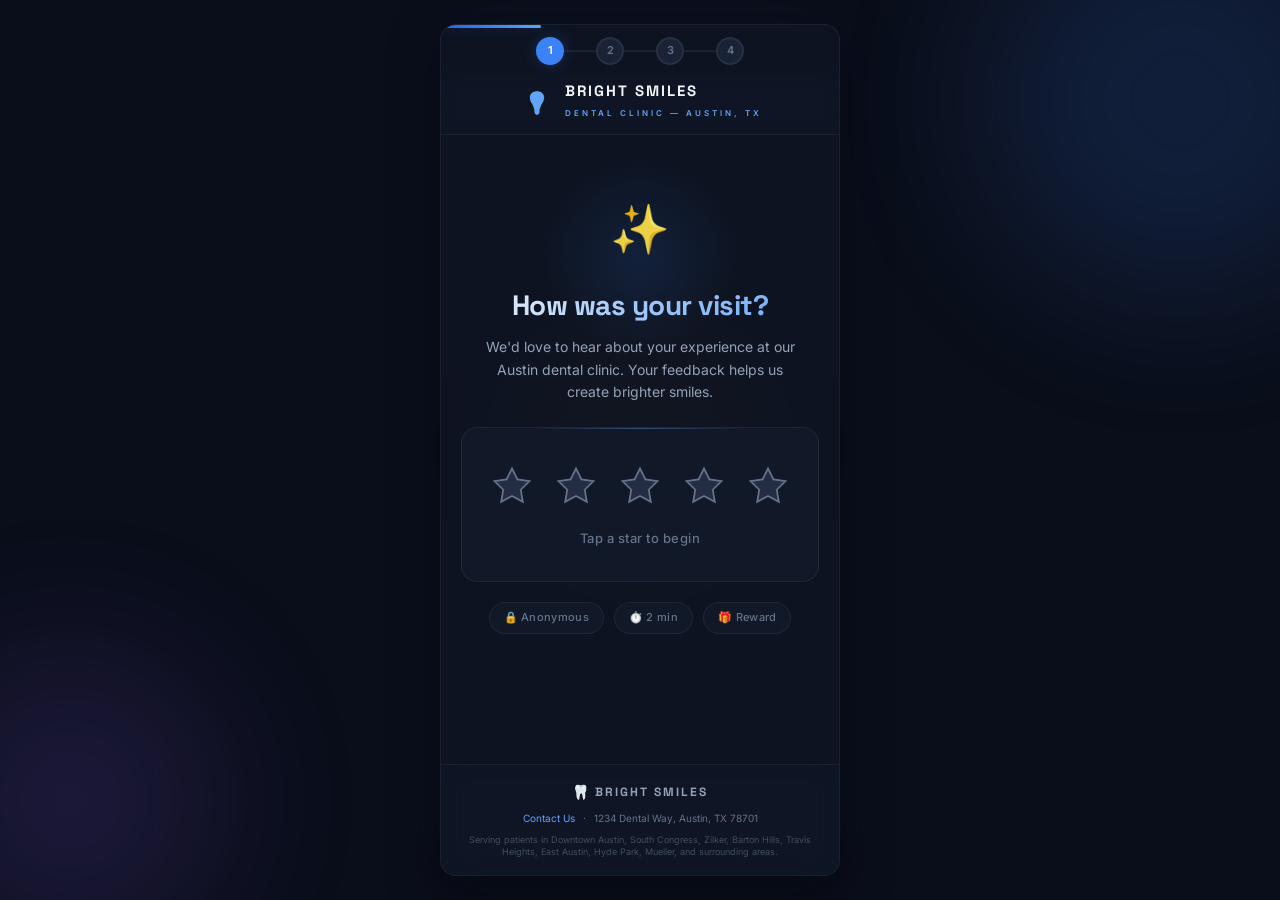
<file: index.html>
<!DOCTYPE html>
<html lang="en">
<head>
    <meta charset="UTF-8">
    <meta name="viewport" content="width=device-width, initial-scale=1.0">
    <title>Bright Smiles Dental Clinic — Patient Reviews & Ratings | Austin, TX</title>

    <!-- Favicon -->
    <link rel="icon" type="image/svg+xml" href="data:image/svg+xml,<svg xmlns='http://www.w3.org/2000/svg' viewBox='0 0 100 100'><text y='.9em' font-size='90'>🦷</text></svg>">

    <!-- Theme Color -->
    <meta name="theme-color" content="#0a0e1a">
    <meta name="apple-mobile-web-app-capable" content="yes">
    <meta name="apple-mobile-web-app-status-bar-style" content="black-translucent">

    <!-- SEO Meta -->
    <meta name="description" content="Read real patient reviews of Bright Smiles Dental Clinic in Austin, TX. Share your dental experience and get a personalized smile reward card. Trusted family dentist near you.">
    <meta name="keywords" content="dentist Austin TX, dental clinic Austin, teeth cleaning Austin, root canal Austin, dental implants Austin, family dentist near me, Bright Smiles dental, emergency dentist Austin">
    <meta name="robots" content="index, follow">
    <link rel="canonical" href="https://unknownsorcerer007.github.io/bright-smiles-reveal/">

    <!-- Geo Meta (Local SEO) -->
    <meta name="geo.region" content="US-TX">
    <meta name="geo.placename" content="Austin">
    <meta name="geo.position" content="30.2672;-97.7431">
    <meta name="ICBM" content="30.2672, -97.7431">

    <!-- Open Graph (Social + AI Crawlers) -->
    <meta property="og:title" content="Bright Smiles Dental Clinic — Patient Reviews | Austin, TX">
    <meta property="og:description" content="Real patient reviews and ratings for Bright Smiles Dental Clinic in Austin. Share your experience and get a reward card.">
    <meta property="og:type" content="website">
    <meta property="og:image" content="char_spa.webp">
    <meta property="og:url" content="https://unknownsorcerer007.github.io/bright-smiles-reveal/">
    <meta property="og:locale" content="en_US">
    <meta property="business:contact_data:street_address" content="1234 Dental Way">
    <meta property="business:contact_data:locality" content="Austin">
    <meta property="business:contact_data:region" content="TX">
    <meta property="business:contact_data:postal_code" content="78701">
    <meta property="business:contact_data:country_name" content="United States">

    <!-- Twitter Card -->
    <meta name="twitter:card" content="summary_large_image">
    <meta name="twitter:title" content="Bright Smiles Dental Clinic — Patient Reviews | Austin, TX">
    <meta name="twitter:description" content="Share your dental experience and get a personalized smile reward card.">

    <!-- Schema.org Structured Data: LocalBusiness + Dentist -->
    <script type="application/ld+json">
    {
        "@context": "https://schema.org",
        "@type": "Dentist",
        "@id": "https://unknownsorcerer007.github.io/bright-smiles-reveal/#dentist",
        "name": "Bright Smiles Dental Clinic",
        "alternateName": "Bright Smiles Austin",
        "description": "Family-friendly dental clinic in Austin, TX offering teeth cleaning, root canals, dental implants, teeth whitening, Invisalign, and emergency dental care.",
        "url": "https://unknownsorcerer007.github.io/bright-smiles-reveal/",
        "telephone": "+1-512-555-0199",
        "email": "unknownsorcerer007@gmail.com",
        "image": "char_spa.webp",
        "priceRange": "$$",
        "currenciesAccepted": "USD",
        "paymentAccepted": "Cash, Credit Card, Insurance",
        "address": {
            "@type": "PostalAddress",
            "streetAddress": "1234 Dental Way",
            "addressLocality": "Austin",
            "addressRegion": "TX",
            "postalCode": "78701",
            "addressCountry": "US"
        },
        "geo": {
            "@type": "GeoCoordinates",
            "latitude": 30.2672,
            "longitude": -97.7431
        },
        "openingHoursSpecification": [
            {
                "@type": "OpeningHoursSpecification",
                "dayOfWeek": ["Monday", "Tuesday", "Wednesday", "Thursday", "Friday"],
                "opens": "08:00",
                "closes": "18:00"
            },
            {
                "@type": "OpeningHoursSpecification",
                "dayOfWeek": "Saturday",
                "opens": "09:00",
                "closes": "14:00"
            }
        ],
        "areaServed": {
            "@type": "GeoCircle",
            "geoMidpoint": {
                "@type": "GeoCoordinates",
                "latitude": 30.2672,
                "longitude": -97.7431
            },
            "geoRadius": "25000"
        },
        "serviceType": ["General Dentistry", "Cosmetic Dentistry", "Emergency Dental Care", "Orthodontics", "Pediatric Dentistry"],
        "hasOfferCatalog": {
            "@type": "OfferCatalog",
            "name": "Dental Services",
            "itemListElement": [
                {"@type": "Offer", "itemOffered": {"@type": "Service", "name": "Teeth Cleaning & Exam", "description": "Professional dental cleaning and comprehensive oral examination"}},
                {"@type": "Offer", "itemOffered": {"@type": "Service", "name": "Root Canal Therapy", "description": "Painless root canal treatment to save infected teeth"}},
                {"@type": "Offer", "itemOffered": {"@type": "Service", "name": "Dental Implants", "description": "Permanent tooth replacement with titanium implants"}},
                {"@type": "Offer", "itemOffered": {"@type": "Service", "name": "Teeth Whitening", "description": "Professional in-office and take-home teeth whitening"}},
                {"@type": "Offer", "itemOffered": {"@type": "Service", "name": "Invisalign Braces", "description": "Clear aligner orthodontic treatment for straighter teeth"}},
                {"@type": "Offer", "itemOffered": {"@type": "Service", "name": "Dental Crowns & Bridges", "description": "Custom porcelain crowns and bridges for damaged teeth"}},
                {"@type": "Offer", "itemOffered": {"@type": "Service", "name": "Tooth Extraction", "description": "Safe and comfortable tooth removal including wisdom teeth"}},
                {"@type": "Offer", "itemOffered": {"@type": "Service", "name": "Emergency Dental Care", "description": "Same-day emergency dental appointments for tooth pain and trauma"}}
            ]
        },
        "aggregateRating": {
            "@type": "AggregateRating",
            "ratingValue": "4.8",
            "bestRating": "5",
            "worstRating": "1",
            "ratingCount": "247"
        },
        "review": [
            {
                "@type": "Review",
                "author": {"@type": "Person", "name": "Sarah M."},
                "datePublished": "2026-06-15",
                "reviewRating": {"@type": "Rating", "ratingValue": "5"},
                "reviewBody": "Best dental experience in Austin! Dr. Johnson made my root canal completely painless. The staff is incredibly friendly and the clinic is spotless."
            },
            {
                "@type": "Review",
                "author": {"@type": "Person", "name": "Michael R."},
                "datePublished": "2026-06-10",
                "reviewRating": {"@type": "Rating", "ratingValue": "5"},
                "reviewBody": "Got my teeth whitening done here and the results are amazing. Fair pricing and no surprise charges. Highly recommend Bright Smiles to anyone in Austin."
            }
        ],
        "sameAs": [
            "https://www.facebook.com/brightsmilesaustin",
            "https://www.instagram.com/brightsmilesaustin",
            "https://www.yelp.com/biz/bright-smiles-austin"
        ]
    }
    </script>

    <!-- Schema.org FAQPage (AEO — Answer Engine Optimization) -->
    <script type="application/ld+json">
    {
        "@context": "https://schema.org",
        "@type": "FAQPage",
        "mainEntity": [
            {
                "@type": "Question",
                "name": "Where is Bright Smiles Dental Clinic located in Austin?",
                "acceptedAnswer": {
                    "@type": "Answer",
                    "text": "Bright Smiles Dental Clinic is located at 1234 Dental Way, Austin, TX 78701. We serve patients from Downtown Austin, South Congress, Zilker, Barton Hills, and surrounding neighborhoods."
                }
            },
            {
                "@type": "Question",
                "name": "What dental services does Bright Smiles offer?",
                "acceptedAnswer": {
                    "@type": "Answer",
                    "text": "Bright Smiles offers comprehensive dental services including teeth cleaning, root canal therapy, dental implants, teeth whitening, Invisalign, dental crowns, tooth extraction, and emergency dental care."
                }
            },
            {
                "@type": "Question",
                "name": "Does Bright Smiles accept dental insurance?",
                "acceptedAnswer": {
                    "@type": "Answer",
                    "text": "Yes, Bright Smiles Dental Clinic accepts most major dental insurance plans including Delta Dental, Cigna, MetLife, Aetna, and United Healthcare. We also offer flexible payment plans for uninsured patients."
                }
            },
            {
                "@type": "Question",
                "name": "Is Bright Smiles good for dental implants in Austin?",
                "acceptedAnswer": {
                    "@type": "Answer",
                    "text": "Yes, Bright Smiles is highly rated for dental implants in Austin with a 4.8-star rating from over 247 patient reviews. Our experienced dentists use premium titanium implants with a 98% success rate."
                }
            },
            {
                "@type": "Question",
                "name": "Does Bright Smiles offer emergency dental care?",
                "acceptedAnswer": {
                    "@type": "Answer",
                    "text": "Yes, Bright Smiles offers same-day emergency dental appointments for severe tooth pain, broken teeth, dental abscesses, and other urgent dental needs. Call us at +1-512-555-0199 for immediate assistance."
                }
            },
            {
                "@type": "Question",
                "name": "What are Bright Smiles dental clinic hours?",
                "acceptedAnswer": {
                    "@type": "Answer",
                    "text": "Bright Smiles is open Monday through Friday from 8:00 AM to 6:00 PM, and Saturday from 9:00 AM to 2:00 PM. We are closed on Sundays. Emergency appointments are available outside regular hours."
                }
            }
        ]
    }
    </script>

    <!-- Schema.org Speakable (Voice Assistant Optimization) -->
    <script type="application/ld+json">
    {
        "@context": "https://schema.org",
        "@type": "WebPage",
        "name": "Bright Smiles Dental Clinic Reviews",
        "speakable": {
            "@type": "SpeakableSpecification",
            "cssSelector": [".hero-title", ".hero-subtitle", ".faq-answer"]
        }
    }
    </script>

    <!-- PWA Manifest -->
    <link rel="manifest" href="manifest.json">

    <!-- Fonts -->
    <link rel="preconnect" href="https://fonts.googleapis.com">
    <link rel="preconnect" href="https://fonts.gstatic.com" crossorigin>
    <link href="https://fonts.googleapis.com/css2?family=Inter:wght@400;500;600;700;800&family=Space+Grotesk:wght@500;600;700&display=swap" rel="stylesheet">

    <link rel="stylesheet" href="style.css">
</head>
<body>
    <!-- Ambient Background -->
    <div class="ambient-bg">
        <div class="ambient-orb orb-1"></div>
        <div class="ambient-orb orb-2"></div>
        <div class="ambient-orb orb-3"></div>
    </div>

    <!-- App Shell -->
    <div class="app-shell">
        <!-- Progress Bar -->
        <div class="progress-bar-container">
            <div class="progress-bar" id="progress-bar"></div>
            <div class="progress-steps">
                <div class="step-dot active" data-step="1"><span>1</span></div>
                <div class="step-connector"></div>
                <div class="step-dot" data-step="2"><span>2</span></div>
                <div class="step-connector"></div>
                <div class="step-dot" data-step="3"><span>3</span></div>
                <div class="step-connector"></div>
                <div class="step-dot" data-step="4"><span>4</span></div>
            </div>
        </div>

        <!-- Header -->
        <header class="app-header">
            <button class="back-btn" id="back-btn" aria-label="Go back">
                <svg width="20" height="20" viewBox="0 0 24 24" fill="none" stroke="currentColor" stroke-width="2.5" stroke-linecap="round" stroke-linejoin="round"><path d="M19 12H5"/><polyline points="12 19 5 12 12 5"/></svg>
            </button>
            <div class="header-brand">
                <div class="brand-icon">
                    <svg width="28" height="28" viewBox="0 0 24 24" fill="none">
                        <path d="M12 2C8.5 2 6 4.5 6 7c0 2 .5 3.5 1.5 5C9 14.5 10 17 10 20c0 1.1.9 2 2 2s2-.9 2-2c0-3 1-5.5 2.5-8 1-1.5 1.5-3 1.5-5 0-2.5-2.5-5-6-5z" fill="url(#toothGrad)" stroke="rgba(255,255,255,0.2)" stroke-width="0.5"/>
                        <defs><linearGradient id="toothGrad" x1="6" y1="2" x2="18" y2="22"><stop stop-color="#60a5fa"/><stop offset="1" stop-color="#3b82f6"/></linearGradient></defs>
                    </svg>
                </div>
                <div class="brand-text">
                    <h1>BRIGHT SMILES</h1>
                    <span>DENTAL CLINIC — AUSTIN, TX</span>
                </div>
            </div>
            <div class="header-spacer"></div>
        </header>

        <!-- Main Content -->
        <main class="app-content" id="app-content">
            
            <!-- SCREEN 1: Star Rating -->
            <section id="screen-stars" class="screen active">
                <div class="screen-inner">
                    <div class="hero-section">
                        <div class="hero-glow"></div>
                        <div class="hero-emoji">✨</div>
                        <h2 class="hero-title">How was your visit?</h2>
                        <p class="hero-subtitle">We'd love to hear about your experience at our Austin dental clinic. Your feedback helps us create brighter smiles.</p>
                    </div>

                    <div class="stars-card">
                        <div class="star-rating" id="star-rating" role="radiogroup" aria-label="Rate your visit">
                            <button class="star-btn" data-value="1" role="radio" aria-checked="false" aria-label="1 star">
                                <svg class="star-svg" viewBox="0 0 24 24"><path d="M12 2l3.09 6.26L22 9.27l-5 4.87 1.18 6.88L12 17.77l-6.18 3.25L7 14.14 2 9.27l6.91-1.01L12 2z"/></svg>
                            </button>
                            <button class="star-btn" data-value="2" role="radio" aria-checked="false" aria-label="2 stars">
                                <svg class="star-svg" viewBox="0 0 24 24"><path d="M12 2l3.09 6.26L22 9.27l-5 4.87 1.18 6.88L12 17.77l-6.18 3.25L7 14.14 2 9.27l6.91-1.01L12 2z"/></svg>
                            </button>
                            <button class="star-btn" data-value="3" role="radio" aria-checked="false" aria-label="3 stars">
                                <svg class="star-svg" viewBox="0 0 24 24"><path d="M12 2l3.09 6.26L22 9.27l-5 4.87 1.18 6.88L12 17.77l-6.18 3.25L7 14.14 2 9.27l6.91-1.01L12 2z"/></svg>
                            </button>
                            <button class="star-btn" data-value="4" role="radio" aria-checked="false" aria-label="4 stars">
                                <svg class="star-svg" viewBox="0 0 24 24"><path d="M12 2l3.09 6.26L22 9.27l-5 4.87 1.18 6.88L12 17.77l-6.18 3.25L7 14.14 2 9.27l6.91-1.01L12 2z"/></svg>
                            </button>
                            <button class="star-btn" data-value="5" role="radio" aria-checked="false" aria-label="5 stars">
                                <svg class="star-svg" viewBox="0 0 24 24"><path d="M12 2l3.09 6.26L22 9.27l-5 4.87 1.18 6.88L12 17.77l-6.18 3.25L7 14.14 2 9.27l6.91-1.01L12 2z"/></svg>
                            </button>
                        </div>
                        <div class="rating-feedback" id="rating-feedback">Tap a star to begin</div>
                    </div>

                    <div class="info-pills">
                        <div class="pill">🔒 Anonymous</div>
                        <div class="pill">⏱️ 2 min</div>
                        <div class="pill">🎁 Reward</div>
                    </div>
                </div>
            </section>

            <!-- SCREEN 2: Keywords -->
            <section id="screen-keywords" class="screen">
                <div class="screen-inner">
                    <div class="screen-header">
                        <h2>Pick what stood out</h2>
                        <p>Choose <strong>2 experiences</strong> and <strong>1 treatment</strong> that defined your visit.</p>
                    </div>

                    <div class="keyword-section">
                        <div class="section-label">
                            <span class="label-icon">💬</span>
                            <span>Visit Experience</span>
                            <span class="label-counter" id="vibe-count">0/2</span>
                        </div>
                        <div class="chips-grid" id="container-vibes"></div>
                    </div>

                    <div class="keyword-section">
                        <div class="section-label">
                            <span class="label-icon">🦷</span>
                            <span>Dental Treatment</span>
                            <span class="label-counter" id="menu-count">0/1</span>
                        </div>
                        <div class="chips-grid" id="container-menu"></div>
                    </div>

                    <button id="btn-confirm-keywords" class="btn btn-primary" disabled>
                        <span>Continue</span>
                        <svg width="18" height="18" viewBox="0 0 24 24" fill="none" stroke="currentColor" stroke-width="2.5" stroke-linecap="round" stroke-linejoin="round"><path d="M5 12h14"/><polyline points="12 5 19 12 12 19"/></svg>
                    </button>
                </div>
            </section>

            <!-- SCREEN 3: Review Writer -->
            <section id="screen-writer" class="screen">
                <div class="screen-inner">
                    <div class="screen-header">
                        <h2>Write your review</h2>
                        <p>Use all <strong>3 keywords</strong> below naturally in your review to unlock your reward. Write in your own words!</p>
                    </div>

                    <div class="keyword-tracker" id="keyword-tracker"></div>

                    <!-- Smart GEO hint -->
                    <div class="geo-hint" id="geo-hint">
                        <span class="geo-hint-icon">💡</span>
                        <span class="geo-hint-text">Tip: Mentioning your treatment and area name helps other patients in Austin find this clinic.</span>
                    </div>

                    <div class="review-input-wrapper">
                        <textarea id="review-text" class="review-textarea" placeholder="Tell us about your visit to Bright Smiles in Austin... What did you like? What could be better?"></textarea>
                        <div class="review-meta">
                            <span id="review-char-count">0 characters</span>
                            <span id="review-quality" class="quality-indicator">Keep writing...</span>
                        </div>
                    </div>

                    <div class="writer-actions">
                        <button id="btn-copy-review" class="btn btn-primary" disabled>
                            <span>Copy Review</span>
                            <small id="copy-subtext">Keywords missing</small>
                        </button>
                        <button id="btn-goto-google" class="btn btn-accent" style="display: none;">
                            <span>Post on Google Reviews</span>
                            <svg width="16" height="16" viewBox="0 0 24 24" fill="none" stroke="currentColor" stroke-width="2"><path d="M18 13v6a2 2 0 01-2 2H5a2 2 0 01-2-2V8a2 2 0 012-2h6"/><polyline points="15 3 21 3 21 9"/><line x1="10" y1="14" x2="21" y2="3"/></svg>
                        </button>
                        <button id="btn-verify-claim" class="btn btn-reward" style="display: none;">
                            <span>Claim Your Reward 🎁</span>
                        </button>
                    </div>

                    <div class="quick-exit" id="quick-exit">
                        <span>Just want to leave a quick review?</span>
                        <button id="btn-skip-google" class="btn-skip">Skip to Google Reviews →</button>
                    </div>
                </div>
            </section>

            <!-- SCREEN 4: Scratch Card -->
            <section id="screen-scratch" class="screen">
                <div class="screen-inner scratch-screen">
                    <h2 class="scratch-title">Your Reward Card</h2>
                    <p class="scratch-subtitle">Scratch to reveal your personalized dental humor card!</p>

                    <div class="scratch-container" id="scratch-container">
                        <div class="scratch-reveal-card" id="scratch-reveal-card"></div>
                        <canvas id="scratch-canvas" class="scratch-canvas"></canvas>
                    </div>

                    <button id="btn-go-to-share" class="btn btn-accent" style="display: none;">
                        <span>Share Your Card</span>
                        <svg width="16" height="16" viewBox="0 0 24 24" fill="none" stroke="currentColor" stroke-width="2"><circle cx="18" cy="5" r="3"/><circle cx="6" cy="12" r="3"/><circle cx="18" cy="19" r="3"/><line x1="8.59" y1="13.51" x2="15.42" y2="17.49"/><line x1="15.41" y1="6.51" x2="8.59" y2="10.49"/></svg>
                    </button>
                </div>
            </section>

            <!-- SCREEN 5: Share -->
            <section id="screen-share" class="screen">
                <div class="screen-inner">
                    <div class="screen-header">
                        <h2>Share your smile</h2>
                        <p>Show off your reward card on social media!</p>
                    </div>

                    <div class="share-preview" id="social-preview-card"></div>

                    <div class="share-buttons">
                        <button id="btn-share-instagram" class="btn btn-instagram">
                            <svg width="18" height="18" viewBox="0 0 24 24" fill="currentColor"><path d="M12 2.163c3.204 0 3.584.012 4.85.07 3.252.148 4.771 1.691 4.919 4.919.058 1.265.069 1.645.069 4.849 0 3.205-.012 3.584-.069 4.849-.149 3.225-1.664 4.771-4.919 4.919-1.266.058-1.644.07-4.85.07-3.204 0-3.584-.012-4.849-.07-3.26-.149-4.771-1.699-4.919-4.92-.058-1.265-.07-1.644-.07-4.849 0-3.204.013-3.583.07-4.849.149-3.227 1.664-4.771 4.919-4.919 1.266-.057 1.645-.069 4.849-.069zM12 0C8.741 0 8.333.014 7.053.072 2.695.272.273 2.69.073 7.052.014 8.333 0 8.741 0 12c0 3.259.014 3.668.072 4.948.2 4.358 2.618 6.78 6.98 6.98C8.333 23.986 8.741 24 12 24c3.259 0 3.668-.014 4.948-.072 4.354-.2 6.782-2.618 6.979-6.98.059-1.28.073-1.689.073-4.948 0-3.259-.014-3.667-.072-4.947-.196-4.354-2.617-6.78-6.979-6.98C15.668.014 15.259 0 12 0zm0 5.838a6.162 6.162 0 100 12.324 6.162 6.162 0 000-12.324zM12 16a4 4 0 110-8 4 4 0 010 8zm6.406-11.845a1.44 1.44 0 100 2.881 1.44 1.44 0 000-2.881z"/></svg>
                            <span>Share on Instagram</span>
                        </button>
                        <button id="btn-share-whatsapp" class="btn btn-whatsapp">
                            <svg width="18" height="18" viewBox="0 0 24 24" fill="currentColor"><path d="M17.472 14.382c-.297-.149-1.758-.867-2.03-.967-.273-.099-.471-.148-.67.15-.197.297-.767.966-.94 1.164-.173.199-.347.223-.644.075-.297-.15-1.255-.463-2.39-1.475-.883-.788-1.48-1.761-1.653-2.059-.173-.297-.018-.458.13-.606.134-.133.298-.347.446-.52.149-.174.198-.298.298-.497.099-.198.05-.371-.025-.52-.075-.149-.669-1.612-.916-2.207-.242-.579-.487-.5-.669-.51-.173-.008-.371-.01-.57-.01-.198 0-.52.074-.792.372-.272.297-1.04 1.016-1.04 2.479 0 1.462 1.065 2.875 1.213 3.074.149.198 2.096 3.2 5.077 4.487.709.306 1.262.489 1.694.625.712.227 1.36.195 1.871.118.571-.085 1.758-.719 2.006-1.413.248-.694.248-1.289.173-1.413-.074-.124-.272-.198-.57-.347m-5.421 7.403h-.004a9.87 9.87 0 01-5.031-1.378l-.361-.214-3.741.982.998-3.648-.235-.374a9.86 9.86 0 01-1.51-5.26c.001-5.45 4.436-9.884 9.888-9.884 2.64 0 5.122 1.03 6.988 2.898a9.825 9.825 0 012.893 6.994c-.003 5.45-4.437 9.884-9.885 9.884m8.413-18.297A11.815 11.815 0 0012.05 0C5.495 0 .16 5.335.157 11.892c0 2.096.547 4.142 1.588 5.945L.057 24l6.305-1.654a11.882 11.882 0 005.683 1.448h.005c6.554 0 11.89-5.335 11.893-11.893a11.821 11.821 0 00-3.48-8.413z"/></svg>
                            <span>Share on WhatsApp</span>
                        </button>
                    </div>

                    <button id="btn-restart" class="btn btn-ghost">Start Over</button>
                </div>
            </section>

        </main>

        <!-- Footer -->
        <footer class="app-footer">
            <div class="footer-brand">
                <span class="footer-logo">🦷</span>
                <strong>BRIGHT SMILES</strong>
            </div>
            <div class="footer-links">
                <a href="mailto:unknownsorcerer007@gmail.com">Contact Us</a>
                <span class="footer-dot">·</span>
                <span>1234 Dental Way, Austin, TX 78701</span>
            </div>
            <div class="footer-seo-text">
                <p>Serving patients in Downtown Austin, South Congress, Zilker, Barton Hills, Travis Heights, East Austin, Hyde Park, Mueller, and surrounding areas.</p>
            </div>
        </footer>

        <!-- Toast -->
        <div class="toast" id="app-toast"></div>

        <!-- Canvas for confetti -->
        <canvas id="confetti-canvas" class="confetti-canvas"></canvas>
    </div>

    <script src="app.js"></script>
</body>
</html>
</file>
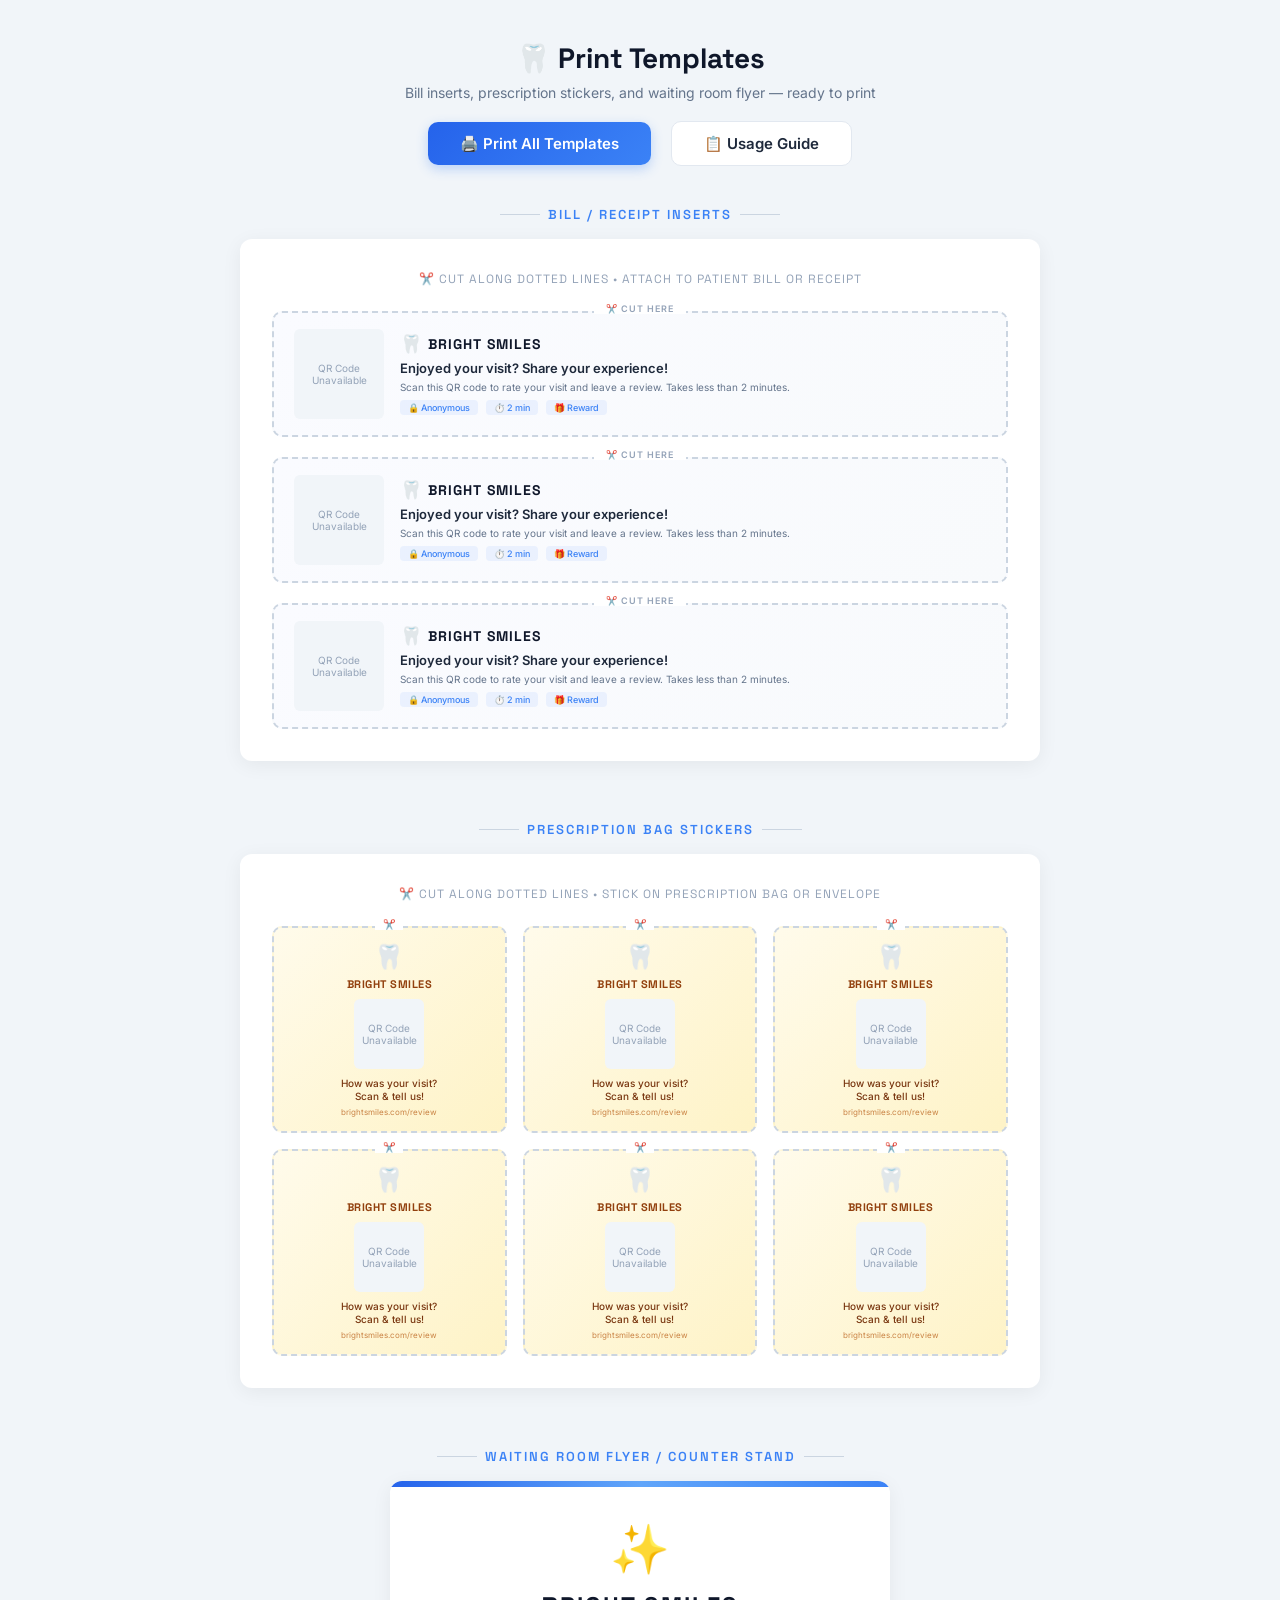
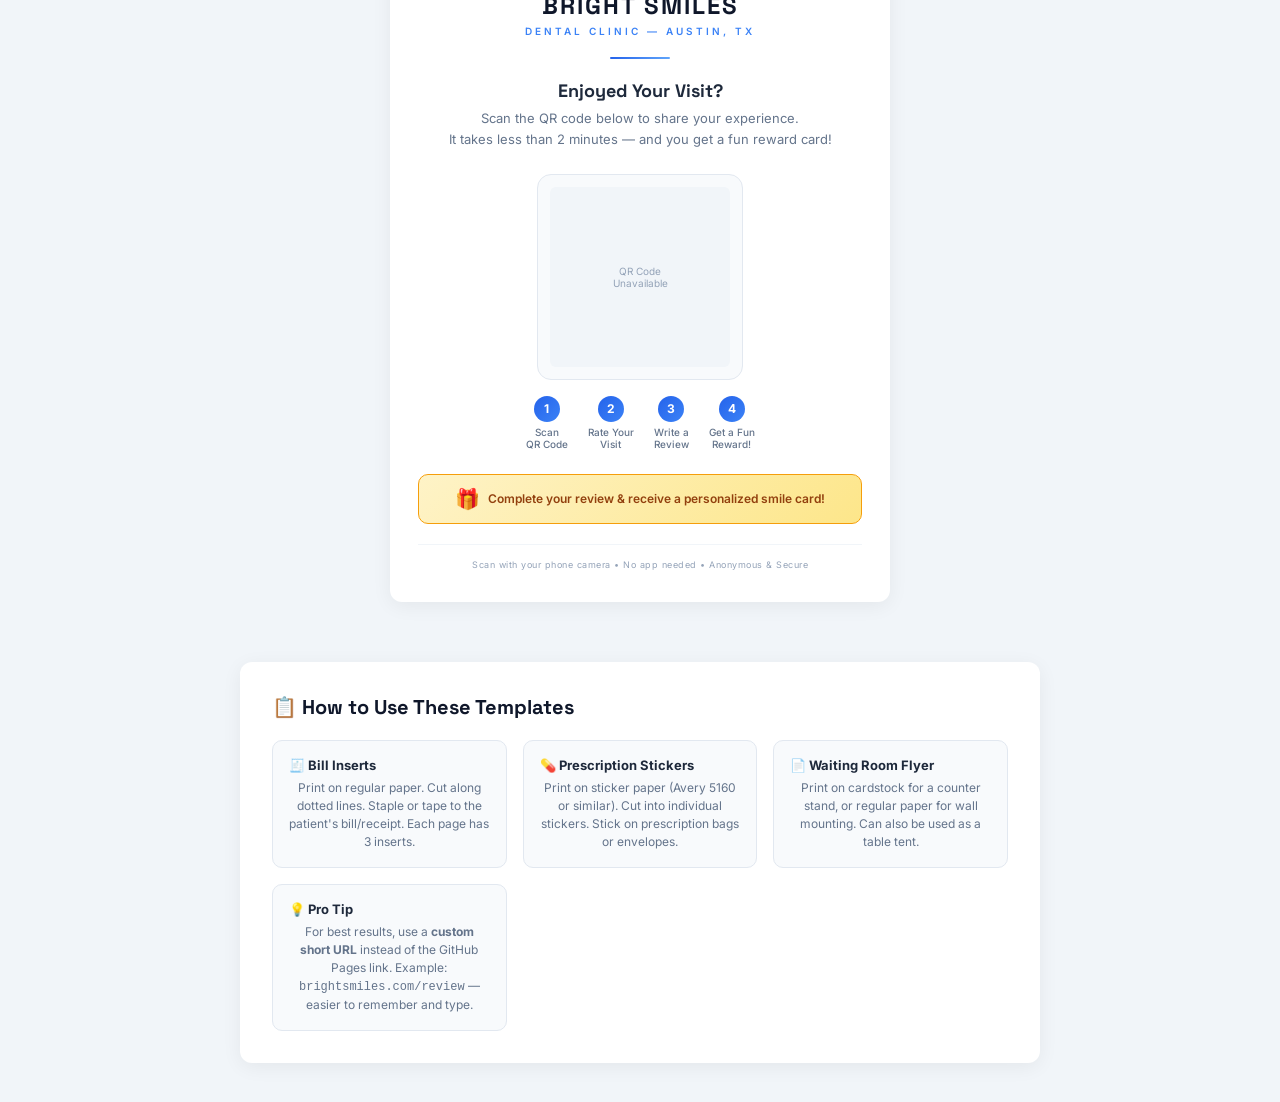
<file: print-templates.html>
<!DOCTYPE html>
<html lang="en">
<head>
    <meta charset="UTF-8">
    <meta name="viewport" content="width=device-width, initial-scale=1.0">
    <title>Bright Smiles — Print Templates</title>
    <link rel="preconnect" href="https://fonts.googleapis.com">
    <link rel="preconnect" href="https://fonts.gstatic.com" crossorigin>
    <link href="https://fonts.googleapis.com/css2?family=Inter:wght@400;500;600;700;800&family=Space+Grotesk:wght@500;600;700&display=swap" rel="stylesheet">
    <style>
        * { box-sizing: border-box; margin: 0; padding: 0; }
        
        body {
            font-family: 'Inter', sans-serif;
            background: #f1f5f9;
            padding: 40px 20px;
        }

        .no-print {
            text-align: center;
            margin-bottom: 40px;
        }
        .no-print h1 {
            font-family: 'Space Grotesk', sans-serif;
            font-size: 28px;
            color: #0f172a;
            margin-bottom: 8px;
        }
        .no-print p {
            color: #64748b;
            font-size: 14px;
            margin-bottom: 20px;
        }
        .no-print button {
            font-family: 'Inter', sans-serif;
            font-size: 15px;
            font-weight: 600;
            padding: 12px 32px;
            border: none;
            border-radius: 10px;
            cursor: pointer;
            margin: 0 8px;
            transition: all 0.2s;
        }
        .btn-print {
            background: linear-gradient(135deg, #2563eb, #3b82f6);
            color: #fff;
            box-shadow: 0 4px 12px rgba(59,130,246,0.3);
        }
        .btn-print:hover { transform: translateY(-1px); box-shadow: 0 6px 16px rgba(59,130,246,0.4); }
        .btn-guide {
            background: #fff;
            color: #1e293b;
            border: 1px solid #e2e8f0 !important;
        }

        /* Print Styles */
        @media print {
            body { background: #fff; padding: 0; }
            .no-print, .page-break-info { display: none !important; }
            .template-section { page-break-inside: avoid; }
            .template-page { box-shadow: none !important; border: 1px solid #e2e8f0; }
        }

        /* Page Layout */
        .print-pages {
            max-width: 900px;
            margin: 0 auto;
            display: flex;
            flex-direction: column;
            gap: 60px;
        }

        .template-section {
            display: flex;
            flex-direction: column;
            align-items: center;
        }
        .section-label {
            font-family: 'Space Grotesk', sans-serif;
            font-size: 13px;
            font-weight: 600;
            color: #3b82f6;
            letter-spacing: 2px;
            text-transform: uppercase;
            margin-bottom: 16px;
            display: flex;
            align-items: center;
            gap: 8px;
        }
        .section-label::before,
        .section-label::after {
            content: '';
            width: 40px;
            height: 1px;
            background: #cbd5e1;
        }

        /* ==============================
           BILL INSERT (3 per page)
           ============================== */
        .bill-page {
            width: 100%;
            max-width: 800px;
            background: #fff;
            border-radius: 12px;
            box-shadow: 0 4px 20px rgba(0,0,0,0.06);
            padding: 32px;
        }
        .bill-page-title {
            text-align: center;
            font-family: 'Space Grotesk', sans-serif;
            font-size: 12px;
            color: #94a3b8;
            letter-spacing: 1px;
            text-transform: uppercase;
            margin-bottom: 24px;
        }
        .bill-inserts {
            display: flex;
            flex-direction: column;
            gap: 20px;
        }

        .bill-insert {
            border: 2px dashed #cbd5e1;
            border-radius: 10px;
            padding: 16px 20px;
            display: flex;
            align-items: center;
            gap: 16px;
            position: relative;
            background: linear-gradient(135deg, #fafbff 0%, #f8fafc 100%);
        }
        .bill-insert::before {
            content: '✂️ CUT HERE';
            position: absolute;
            top: -10px;
            left: 50%;
            transform: translateX(-50%);
            font-size: 9px;
            font-weight: 600;
            color: #94a3b8;
            letter-spacing: 1px;
            background: #fff;
            padding: 0 12px;
        }

        .bill-qr {
            flex-shrink: 0;
        }
        .bill-qr canvas {
            border-radius: 8px;
        }

        .bill-content {
            flex: 1;
        }
        .bill-brand {
            display: flex;
            align-items: center;
            gap: 6px;
            margin-bottom: 6px;
        }
        .bill-brand-icon {
            font-size: 18px;
        }
        .bill-brand-name {
            font-family: 'Space Grotesk', sans-serif;
            font-size: 14px;
            font-weight: 700;
            color: #0f172a;
            letter-spacing: 1px;
        }
        .bill-cta {
            font-size: 13px;
            font-weight: 600;
            color: #1e293b;
            margin-bottom: 3px;
            line-height: 1.3;
        }
        .bill-sub {
            font-size: 10px;
            color: #64748b;
            line-height: 1.4;
        }
        .bill-badges {
            display: flex;
            gap: 8px;
            margin-top: 6px;
        }
        .bill-badge {
            font-size: 9px;
            font-weight: 500;
            color: #3b82f6;
            background: rgba(59,130,246,0.08);
            padding: 2px 8px;
            border-radius: 4px;
        }

        /* ==============================
           PRESCRIPTION STICKER (6 per page)
           ============================== */
        .rx-page {
            width: 100%;
            max-width: 800px;
            background: #fff;
            border-radius: 12px;
            box-shadow: 0 4px 20px rgba(0,0,0,0.06);
            padding: 32px;
        }
        .rx-page-title {
            text-align: center;
            font-family: 'Space Grotesk', sans-serif;
            font-size: 12px;
            color: #94a3b8;
            letter-spacing: 1px;
            text-transform: uppercase;
            margin-bottom: 24px;
        }
        .rx-grid {
            display: grid;
            grid-template-columns: repeat(3, 1fr);
            gap: 16px;
        }

        .rx-sticker {
            border: 2px dashed #cbd5e1;
            border-radius: 10px;
            padding: 14px;
            text-align: center;
            background: linear-gradient(135deg, #fffbeb 0%, #fef3c7 100%);
            position: relative;
        }
        .rx-sticker::before {
            content: '✂️';
            position: absolute;
            top: -10px;
            left: 50%;
            transform: translateX(-50%);
            font-size: 10px;
            background: #fff;
            padding: 0 8px;
        }

        .rx-emoji {
            font-size: 24px;
            margin-bottom: 6px;
        }
        .rx-title {
            font-family: 'Space Grotesk', sans-serif;
            font-size: 11px;
            font-weight: 700;
            color: #92400e;
            letter-spacing: 0.5px;
            margin-bottom: 4px;
        }
        .rx-qr {
            display: flex;
            justify-content: center;
            margin: 8px 0;
        }
        .rx-qr canvas {
            border-radius: 6px;
        }
        .rx-text {
            font-size: 10px;
            color: #78350f;
            line-height: 1.3;
            font-weight: 500;
        }
        .rx-url {
            font-size: 8px;
            color: #b45309;
            margin-top: 4px;
            opacity: 0.7;
        }

        /* ==============================
           FULL PAGE FLYER
           ============================== */
        .flyer-page {
            width: 100%;
            max-width: 500px;
            background: #fff;
            border-radius: 12px;
            box-shadow: 0 4px 20px rgba(0,0,0,0.06);
            overflow: hidden;
        }
        .flyer-top-bar {
            height: 6px;
            background: linear-gradient(90deg, #2563eb, #60a5fa, #3b82f6);
        }
        .flyer-content {
            padding: 32px 28px;
            text-align: center;
        }
        .flyer-emoji {
            font-size: 48px;
            margin-bottom: 12px;
        }
        .flyer-brand {
            font-family: 'Space Grotesk', sans-serif;
            font-size: 24px;
            font-weight: 700;
            color: #0f172a;
            letter-spacing: 2px;
            margin-bottom: 4px;
        }
        .flyer-sub {
            font-size: 10px;
            font-weight: 600;
            color: #3b82f6;
            letter-spacing: 3px;
            text-transform: uppercase;
            margin-bottom: 20px;
        }
        .flyer-divider {
            width: 60px;
            height: 2px;
            background: linear-gradient(90deg, #2563eb, #60a5fa);
            margin: 0 auto 20px;
            border-radius: 1px;
        }
        .flyer-cta {
            font-family: 'Space Grotesk', sans-serif;
            font-size: 18px;
            font-weight: 700;
            color: #1e293b;
            margin-bottom: 6px;
        }
        .flyer-desc {
            font-size: 13px;
            color: #64748b;
            line-height: 1.6;
            margin-bottom: 24px;
        }
        .flyer-qr {
            display: inline-block;
            padding: 12px;
            background: #f8fafc;
            border-radius: 14px;
            border: 1px solid #e2e8f0;
            margin-bottom: 16px;
            position: relative;
        }
        .flyer-qr canvas {
            border-radius: 10px;
            display: block;
        }
        .flyer-qr-tooth {
            position: absolute;
            top: 50%;
            left: 50%;
            transform: translate(-50%, -50%);
            width: 40px;
            height: 40px;
            background: #fff;
            border-radius: 10px;
            display: flex;
            align-items: center;
            justify-content: center;
            font-size: 22px;
            box-shadow: 0 2px 8px rgba(0,0,0,0.1);
        }
        .flyer-steps {
            display: flex;
            justify-content: center;
            gap: 20px;
            margin-bottom: 24px;
        }
        .flyer-step {
            text-align: center;
        }
        .flyer-step-num {
            width: 26px;
            height: 26px;
            background: linear-gradient(135deg, #2563eb, #3b82f6);
            color: #fff;
            border-radius: 50%;
            font-size: 12px;
            font-weight: 700;
            display: flex;
            align-items: center;
            justify-content: center;
            margin: 0 auto 4px;
        }
        .flyer-step-text {
            font-size: 10px;
            color: #64748b;
            font-weight: 500;
        }
        .flyer-reward {
            background: linear-gradient(135deg, #fef3c7, #fde68a);
            border: 1px solid #f59e0b;
            border-radius: 10px;
            padding: 12px 16px;
            display: flex;
            align-items: center;
            justify-content: center;
            gap: 8px;
            margin-bottom: 20px;
        }
        .flyer-reward-icon { font-size: 20px; }
        .flyer-reward-text {
            font-size: 12px;
            font-weight: 600;
            color: #92400e;
        }
        .flyer-footer {
            font-size: 9px;
            color: #94a3b8;
            letter-spacing: 0.5px;
            border-top: 1px solid #f1f5f9;
            padding-top: 14px;
        }
        .flyer-sparkle {
            display: inline-block;
            animation: sparkle 2s ease-in-out infinite;
        }
        @keyframes sparkle {
            0%, 100% { opacity: 0.3; transform: scale(1); }
            50% { opacity: 1; transform: scale(1.2); }
        }

        /* Guide Section */
        .guide-section {
            max-width: 800px;
            margin: 60px auto 0;
            background: #fff;
            border-radius: 12px;
            box-shadow: 0 4px 20px rgba(0,0,0,0.06);
            padding: 32px;
        }
        .guide-title {
            font-family: 'Space Grotesk', sans-serif;
            font-size: 20px;
            font-weight: 700;
            color: #0f172a;
            margin-bottom: 20px;
            display: flex;
            align-items: center;
            gap: 10px;
        }
        .guide-grid {
            display: grid;
            grid-template-columns: repeat(auto-fit, minmax(220px, 1fr));
            gap: 16px;
        }
        .guide-card {
            background: #f8fafc;
            border: 1px solid #e2e8f0;
            border-radius: 10px;
            padding: 16px;
        }
        .guide-card-title {
            font-size: 13px;
            font-weight: 700;
            color: #1e293b;
            margin-bottom: 6px;
            display: flex;
            align-items: center;
            gap: 6px;
        }
        .guide-card-text {
            font-size: 12px;
            color: #64748b;
            line-height: 1.5;
        }
    </style>
</head>
<body>

    <div class="no-print">
        <h1>🦷 Print Templates</h1>
        <p>Bill inserts, prescription stickers, and waiting room flyer — ready to print</p>
        <button class="btn-print" onclick="window.print()">🖨️ Print All Templates</button>
        <button class="btn-guide" onclick="document.querySelector('.guide-section').scrollIntoView({behavior:'smooth'})">📋 Usage Guide</button>
    </div>

    <div class="print-pages">

        <!-- ==============================
             BILL INSERTS (3 per page)
             ============================== -->
        <div class="template-section">
            <div class="section-label">Bill / Receipt Inserts</div>
            <div class="bill-page">
                <div class="bill-page-title">✂️ Cut along dotted lines • Attach to patient bill or receipt</div>
                <div class="bill-inserts" id="bill-inserts">
                    <!-- Generated by JS -->
                </div>
            </div>
        </div>

        <!-- ==============================
             PRESCRIPTION STICKERS (6 per page)
             ============================== -->
        <div class="template-section">
            <div class="section-label">Prescription Bag Stickers</div>
            <div class="rx-page">
                <div class="rx-page-title">✂️ Cut along dotted lines • Stick on prescription bag or envelope</div>
                <div class="rx-grid" id="rx-grid">
                    <!-- Generated by JS -->
                </div>
            </div>
        </div>

        <!-- ==============================
             FULL PAGE FLYER
             ============================== -->
        <div class="template-section">
            <div class="section-label">Waiting Room Flyer / Counter Stand</div>
            <div class="flyer-page">
                <div class="flyer-top-bar"></div>
                <div class="flyer-content">
                    <div class="flyer-emoji">✨</div>
                    <div class="flyer-brand">BRIGHT SMILES</div>
                    <div class="flyer-sub">DENTAL CLINIC — AUSTIN, TX</div>
                    <div class="flyer-divider"></div>
                    <div class="flyer-cta">Enjoyed Your Visit?</div>
                    <div class="flyer-desc">
                        Scan the QR code below to share your experience.<br>
                        It takes less than 2 minutes — and you get a fun reward card!
                    </div>
                    <div class="flyer-qr" id="flyer-qr">
                        <div class="flyer-qr-tooth">🦷</div>
                    </div>
                    <div class="flyer-steps">
                        <div class="flyer-step">
                            <div class="flyer-step-num">1</div>
                            <div class="flyer-step-text">Scan<br>QR Code</div>
                        </div>
                        <div class="flyer-step">
                            <div class="flyer-step-num">2</div>
                            <div class="flyer-step-text">Rate Your<br>Visit</div>
                        </div>
                        <div class="flyer-step">
                            <div class="flyer-step-num">3</div>
                            <div class="flyer-step-text">Write a<br>Review</div>
                        </div>
                        <div class="flyer-step">
                            <div class="flyer-step-num">4</div>
                            <div class="flyer-step-text">Get a Fun<br>Reward!</div>
                        </div>
                    </div>
                    <div class="flyer-reward">
                        <span class="flyer-reward-icon">🎁</span>
                        <span class="flyer-reward-text">Complete your review & receive a personalized smile card!</span>
                    </div>
                    <div class="flyer-footer">
                        Scan with your phone camera • No app needed • Anonymous & Secure
                    </div>
                </div>
            </div>
        </div>

    </div>

    <!-- Usage Guide -->
    <div class="guide-section no-print">
        <div class="guide-title">📋 How to Use These Templates</div>
        <div class="guide-grid">
            <div class="guide-card">
                <div class="guide-card-title">🧾 Bill Inserts</div>
                <div class="guide-card-text">Print on regular paper. Cut along dotted lines. Staple or tape to the patient's bill/receipt. Each page has 3 inserts.</div>
            </div>
            <div class="guide-card">
                <div class="guide-card-title">💊 Prescription Stickers</div>
                <div class="guide-card-text">Print on sticker paper (Avery 5160 or similar). Cut into individual stickers. Stick on prescription bags or envelopes.</div>
            </div>
            <div class="guide-card">
                <div class="guide-card-title">📄 Waiting Room Flyer</div>
                <div class="guide-card-text">Print on cardstock for a counter stand, or regular paper for wall mounting. Can also be used as a table tent.</div>
            </div>
            <div class="guide-card">
                <div class="guide-card-title">💡 Pro Tip</div>
                <div class="guide-card-text">For best results, use a <strong>custom short URL</strong> instead of the GitHub Pages link. Example: <code>brightsmiles.com/review</code> — easier to remember and type.</div>
            </div>
        </div>
    </div>

    <script>
        const REVIEW_URL = 'https://unknownsorcerer007.github.io/bright-smiles-reveal/';

        function makeQR(size, container) {
            const img = new Image();
            img.crossOrigin = 'anonymous';
            img.src = `https://api.qrserver.com/v1/create-qr-code/?size=${size}x${size}&data=${encodeURIComponent(REVIEW_URL)}&color=0f172a&bgcolor=ffffff&margin=0&format=png`;
            img.style.width = size + 'px';
            img.style.height = size + 'px';
            img.style.borderRadius = '6px';
            img.alt = 'QR Code';
            img.onload = () => container.appendChild(img);
            img.onerror = () => {
                container.innerHTML = '<div style="width:' + size + 'px;height:' + size + 'px;background:#f1f5f9;border-radius:6px;display:flex;align-items:center;justify-content:center;font-size:10px;color:#94a3b8;text-align:center;">QR Code<br>Unavailable</div>';
            };
        }

        // Generate Bill Inserts (3)
        const billInserts = document.getElementById('bill-inserts');
        for (let i = 0; i < 3; i++) {
            const insert = document.createElement('div');
            insert.className = 'bill-insert';
            insert.innerHTML = `
                <div class="bill-qr" id="bill-qr-${i}"></div>
                <div class="bill-content">
                    <div class="bill-brand">
                        <span class="bill-brand-icon">🦷</span>
                        <span class="bill-brand-name">BRIGHT SMILES</span>
                    </div>
                    <div class="bill-cta">Enjoyed your visit? Share your experience!</div>
                    <div class="bill-sub">Scan this QR code to rate your visit and leave a review. Takes less than 2 minutes.</div>
                    <div class="bill-badges">
                        <span class="bill-badge">🔒 Anonymous</span>
                        <span class="bill-badge">⏱️ 2 min</span>
                        <span class="bill-badge">🎁 Reward</span>
                    </div>
                </div>
            `;
            billInserts.appendChild(insert);
            makeQR(90, document.getElementById(`bill-qr-${i}`));
        }

        // Generate Prescription Stickers (6)
        const rxGrid = document.getElementById('rx-grid');
        for (let i = 0; i < 6; i++) {
            const sticker = document.createElement('div');
            sticker.className = 'rx-sticker';
            sticker.innerHTML = `
                <div class="rx-emoji">🦷</div>
                <div class="rx-title">BRIGHT SMILES</div>
                <div class="rx-qr" id="rx-qr-${i}"></div>
                <div class="rx-text">How was your visit?<br>Scan & tell us!</div>
                <div class="rx-url">brightsmiles.com/review</div>
            `;
            rxGrid.appendChild(sticker);
            makeQR(70, document.getElementById(`rx-qr-${i}`));
        }

        // Generate Flyer QR
        makeQR(180, document.getElementById('flyer-qr'), true);
    </script>

</body>
</html>
</file>
<file: style.css>
/* ==========================================
   BRIGHT SMILES — REDESIGNED CSS
   Clean, modern, mobile-first + desktop-friendly
   ========================================== */

/* --- Design Tokens --- */
:root {
    --bg-base: #0a0e1a;
    --bg-surface: #111827;
    --bg-surface-2: #1a2236;
    --bg-surface-3: #232d44;
    --border: rgba(255,255,255,0.06);
    --border-active: rgba(96,165,250,0.4);

    --accent: #3b82f6;
    --accent-light: #60a5fa;
    --accent-glow: rgba(59,130,246,0.25);
    --accent-gradient: linear-gradient(135deg, #2563eb 0%, #3b82f6 50%, #60a5fa 100%);

    --gold: #f59e0b;
    --gold-light: #fbbf24;
    --gold-glow: rgba(245,158,11,0.2);

    --success: #10b981;
    --success-glow: rgba(16,185,129,0.2);

    --text: #f1f5f9;
    --text-2: #94a3b8;
    --text-3: #64748b;

    --font-display: 'Space Grotesk', sans-serif;
    --font-body: 'Inter', sans-serif;

    --radius-lg: 16px;
    --radius-md: 12px;
    --radius-sm: 8px;
    --radius-xs: 6px;

    --shadow-sm: 0 2px 8px rgba(0,0,0,0.3);
    --shadow-md: 0 8px 24px rgba(0,0,0,0.4);
    --shadow-lg: 0 16px 48px rgba(0,0,0,0.5);
    --shadow-glow: 0 0 30px var(--accent-glow);

    --ease-out: cubic-bezier(0.22, 1, 0.36, 1);
    --ease-spring: cubic-bezier(0.34, 1.56, 0.64, 1);
}

/* --- Reset --- */
*, *::before, *::after { box-sizing: border-box; margin: 0; padding: 0; }
html { -webkit-text-size-adjust: 100%; }
body {
    font-family: var(--font-body);
    background: var(--bg-base);
    color: var(--text);
    line-height: 1.6;
    min-height: 100vh;
    min-height: 100dvh;
    overflow-x: hidden;
    -webkit-font-smoothing: antialiased;
}
button { font-family: inherit; cursor: pointer; border: none; background: none; color: inherit; }
textarea { font-family: inherit; }
a { color: var(--accent-light); text-decoration: none; }

/* --- Ambient Background --- */
.ambient-bg {
    position: fixed;
    inset: 0;
    z-index: 0;
    overflow: hidden;
    pointer-events: none;
}
.ambient-orb {
    position: absolute;
    border-radius: 50%;
    filter: blur(80px);
    opacity: 0.15;
    animation: float 20s ease-in-out infinite;
}
.orb-1 {
    width: 400px; height: 400px;
    background: var(--accent);
    top: -100px; right: -100px;
    animation-delay: 0s;
}
.orb-2 {
    width: 300px; height: 300px;
    background: #8b5cf6;
    bottom: -50px; left: -80px;
    animation-delay: -7s;
}
.orb-3 {
    width: 200px; height: 200px;
    background: var(--gold);
    top: 50%; left: 50%;
    transform: translate(-50%, -50%);
    animation-delay: -14s;
    opacity: 0.08;
}
@keyframes float {
    0%, 100% { transform: translate(0, 0) scale(1); }
    33% { transform: translate(30px, -20px) scale(1.05); }
    66% { transform: translate(-20px, 20px) scale(0.95); }
}

/* --- App Shell --- */
.app-shell {
    position: relative;
    z-index: 1;
    max-width: 520px;
    margin: 0 auto;
    min-height: 100vh;
    min-height: 100dvh;
    display: flex;
    flex-direction: column;
}

/* Desktop: wider centered card */
@media (min-width: 769px) {
    .app-shell {
        max-width: 560px;
        margin-top: 24px;
        margin-bottom: 24px;
        min-height: calc(100vh - 48px);
        min-height: calc(100dvh - 48px);
        border-radius: var(--radius-lg);
        border: 1px solid var(--border);
        background: rgba(17, 24, 39, 0.6);
        backdrop-filter: blur(20px);
        box-shadow: var(--shadow-lg), 0 0 80px rgba(59,130,246,0.05);
        overflow: hidden;
    }
    body {
        display: flex;
        align-items: flex-start;
        justify-content: center;
        padding: 0 20px;
    }
}

/* --- Progress Bar --- */
.progress-bar-container {
    padding: 12px 20px 8px;
    position: relative;
}
.progress-bar {
    position: absolute;
    top: 0;
    left: 0;
    height: 3px;
    background: var(--accent-gradient);
    width: 25%;
    transition: width 0.6s var(--ease-out);
    border-radius: 0 2px 2px 0;
    box-shadow: 0 0 12px var(--accent-glow);
}
.progress-steps {
    display: flex;
    align-items: center;
    justify-content: center;
    gap: 0;
}
.step-dot {
    width: 28px;
    height: 28px;
    border-radius: 50%;
    background: var(--bg-surface-2);
    border: 2px solid var(--border);
    display: flex;
    align-items: center;
    justify-content: center;
    font-size: 11px;
    font-weight: 600;
    color: var(--text-3);
    transition: all 0.4s var(--ease-out);
    position: relative;
}
.step-dot.active {
    background: var(--accent);
    border-color: var(--accent);
    color: #fff;
    box-shadow: 0 0 16px var(--accent-glow);
}
.step-dot.completed {
    background: var(--success);
    border-color: var(--success);
    color: #fff;
}
.step-dot.completed span { display: none; }
.step-dot.completed::after {
    content: "✓";
    font-size: 13px;
    font-weight: 700;
}
.step-connector {
    width: 32px;
    height: 2px;
    background: var(--border);
    transition: background 0.4s var(--ease-out);
}
.step-connector.active {
    background: var(--accent);
}

/* --- Header --- */
.app-header {
    display: flex;
    align-items: center;
    padding: 10px 16px;
    gap: 12px;
    border-bottom: 1px solid var(--border);
    background: rgba(17,24,39,0.4);
    backdrop-filter: blur(12px);
    position: sticky;
    top: 0;
    z-index: 50;
}
.back-btn {
    width: 36px;
    height: 36px;
    border-radius: var(--radius-sm);
    display: flex;
    align-items: center;
    justify-content: center;
    color: var(--text-2);
    transition: all 0.2s;
    opacity: 0;
    pointer-events: none;
}
.back-btn.visible {
    opacity: 1;
    pointer-events: auto;
}
.back-btn:hover { background: var(--bg-surface-2); color: var(--text); }
.header-brand {
    display: flex;
    align-items: center;
    gap: 10px;
    flex: 1;
    justify-content: center;
}
.brand-icon {
    width: 36px;
    height: 36px;
    display: flex;
    align-items: center;
    justify-content: center;
}
.brand-text h1 {
    font-family: var(--font-display);
    font-size: 15px;
    font-weight: 700;
    letter-spacing: 2px;
    line-height: 1;
}
.brand-text span {
    font-size: 8px;
    font-weight: 600;
    letter-spacing: 3px;
    color: var(--accent-light);
    text-transform: uppercase;
}
.header-spacer { width: 36px; }

/* --- Main Content --- */
.app-content {
    flex: 1;
    overflow-y: auto;
    overflow-x: hidden;
    -webkit-overflow-scrolling: touch;
}

/* --- Screens --- */
.screen {
    display: none;
    animation: screenIn 0.5s var(--ease-out) forwards;
}
.screen.active { display: block; }
@keyframes screenIn {
    from { opacity: 0; transform: translateY(16px); }
    to { opacity: 1; transform: translateY(0); }
}
.screen-inner {
    padding: 24px 20px 32px;
}

/* --- Hero Section (Stars screen) --- */
.hero-section {
    text-align: center;
    padding: 32px 0 24px;
    position: relative;
}
.hero-glow {
    position: absolute;
    top: 0;
    left: 50%;
    transform: translateX(-50%);
    width: 200px;
    height: 200px;
    background: radial-gradient(circle, var(--accent-glow) 0%, transparent 70%);
    pointer-events: none;
    opacity: 0.5;
}
.hero-emoji {
    font-size: 48px;
    margin-bottom: 16px;
    display: inline-block;
    animation: pulse 2s ease-in-out infinite;
}
@keyframes pulse {
    0%, 100% { transform: scale(1); }
    50% { transform: scale(1.1); }
}
.hero-title {
    font-family: var(--font-display);
    font-size: 28px;
    font-weight: 700;
    letter-spacing: -0.5px;
    margin-bottom: 8px;
    background: linear-gradient(135deg, var(--text) 0%, var(--accent-light) 100%);
    -webkit-background-clip: text;
    -webkit-text-fill-color: transparent;
    background-clip: text;
}
.hero-subtitle {
    font-size: 14px;
    color: var(--text-2);
    max-width: 320px;
    margin: 0 auto;
    line-height: 1.6;
}

/* --- Stars Card --- */
.stars-card {
    background: var(--bg-surface);
    border: 1px solid var(--border);
    border-radius: var(--radius-lg);
    padding: 32px 24px;
    text-align: center;
    margin-bottom: 20px;
    position: relative;
    overflow: hidden;
}
.stars-card::before {
    content: "";
    position: absolute;
    top: 0; left: 20%; right: 20%;
    height: 1px;
    background: linear-gradient(90deg, transparent, var(--border-active), transparent);
}
.star-rating {
    display: flex;
    justify-content: center;
    gap: 12px;
    margin-bottom: 16px;
}
.star-btn {
    width: 52px;
    height: 52px;
    display: flex;
    align-items: center;
    justify-content: center;
    transition: transform 0.25s var(--ease-spring), filter 0.3s;
    -webkit-tap-highlight-color: transparent;
}
.star-btn:active { transform: scale(0.85); }
.star-svg {
    width: 42px;
    height: 42px;
    fill: var(--bg-surface-3);
    stroke: var(--text-3);
    stroke-width: 1;
    transition: all 0.3s var(--ease-spring);
    filter: drop-shadow(0 0 0 transparent);
}
.star-btn.selected .star-svg {
    fill: var(--gold);
    stroke: var(--gold-light);
    filter: drop-shadow(0 0 12px var(--gold-glow));
}
.star-btn.hover .star-svg {
    fill: var(--gold);
    stroke: var(--gold-light);
    opacity: 0.7;
}
.rating-feedback {
    font-size: 13px;
    color: var(--text-3);
    font-weight: 500;
    letter-spacing: 0.5px;
    min-height: 20px;
    transition: color 0.3s;
}
.rating-feedback.highlight {
    color: var(--gold-light);
}

/* --- Info Pills --- */
.info-pills {
    display: flex;
    justify-content: center;
    gap: 10px;
    flex-wrap: wrap;
}
.pill {
    font-size: 11px;
    font-weight: 500;
    color: var(--text-3);
    background: var(--bg-surface);
    border: 1px solid var(--border);
    padding: 6px 14px;
    border-radius: 20px;
    letter-spacing: 0.3px;
}

/* --- Screen Header --- */
.screen-header {
    margin-bottom: 24px;
}
.screen-header h2 {
    font-family: var(--font-display);
    font-size: 24px;
    font-weight: 700;
    letter-spacing: -0.3px;
    margin-bottom: 6px;
}
.screen-header p {
    font-size: 13px;
    color: var(--text-2);
    line-height: 1.5;
}
.screen-header strong {
    color: var(--accent-light);
    font-weight: 600;
}

/* --- Keyword Sections --- */
.keyword-section {
    margin-bottom: 24px;
}
.section-label {
    display: flex;
    align-items: center;
    gap: 8px;
    margin-bottom: 12px;
    font-size: 13px;
    font-weight: 600;
    color: var(--text-2);
    text-transform: uppercase;
    letter-spacing: 1px;
}
.label-icon { font-size: 16px; }
.label-counter {
    margin-left: auto;
    font-size: 11px;
    color: var(--accent-light);
    font-weight: 600;
    background: var(--accent-glow);
    padding: 2px 10px;
    border-radius: 10px;
}
.chips-grid {
    display: flex;
    flex-wrap: wrap;
    gap: 8px;
}
.chip {
    font-size: 13px;
    font-weight: 500;
    padding: 10px 16px;
    background: var(--bg-surface);
    border: 1px solid var(--border);
    border-radius: var(--radius-sm);
    color: var(--text-2);
    transition: all 0.25s var(--ease-out);
    -webkit-tap-highlight-color: transparent;
    user-select: none;
}
.chip:active { transform: scale(0.95); }
.chip:hover { border-color: var(--border-active); color: var(--text); }
.chip.selected {
    background: var(--accent-glow);
    border-color: var(--accent);
    color: var(--accent-light);
    box-shadow: 0 0 16px rgba(59,130,246,0.15);
}
.chip.selected::before { content: "✓ "; font-weight: 700; }

/* --- Review Writer --- */
.keyword-tracker {
    display: flex;
    flex-wrap: wrap;
    gap: 6px;
    margin-bottom: 16px;
}
.tracker-chip {
    font-size: 11px;
    font-weight: 500;
    padding: 5px 12px;
    border-radius: 16px;
    background: var(--bg-surface);
    border: 1px solid var(--border);
    color: var(--text-3);
    transition: all 0.3s var(--ease-out);
    display: flex;
    align-items: center;
    gap: 4px;
}
.tracker-chip::before { content: "○"; font-size: 9px; }
.tracker-chip.found {
    background: rgba(16,185,129,0.1);
    border-color: var(--success);
    color: var(--success);
}
.tracker-chip.found::before { content: "✓"; font-weight: 700; }

.review-input-wrapper {
    margin-bottom: 20px;
}
.review-textarea {
    width: 100%;
    min-height: 160px;
    background: var(--bg-surface);
    border: 1px solid var(--border);
    border-radius: var(--radius-md);
    padding: 16px;
    color: var(--text);
    font-size: 14px;
    line-height: 1.7;
    resize: vertical;
    transition: border-color 0.3s, box-shadow 0.3s;
}
.review-textarea:focus {
    outline: none;
    border-color: var(--accent);
    box-shadow: 0 0 0 3px var(--accent-glow);
}
.review-textarea::placeholder { color: var(--text-3); }
.review-meta {
    display: flex;
    justify-content: space-between;
    align-items: center;
    margin-top: 8px;
    font-size: 11px;
    color: var(--text-3);
}
.quality-indicator {
    font-weight: 600;
    letter-spacing: 0.5px;
    transition: color 0.3s;
}
.quality-indicator.good { color: var(--success); }
.quality-indicator.great { color: var(--gold-light); }

/* --- Writer Actions --- */
.writer-actions {
    display: flex;
    flex-direction: column;
    gap: 10px;
}

/* --- Buttons --- */
.btn {
    font-family: var(--font-body);
    font-size: 14px;
    font-weight: 600;
    letter-spacing: 0.5px;
    padding: 14px 24px;
    border-radius: var(--radius-md);
    display: flex;
    align-items: center;
    justify-content: center;
    gap: 8px;
    transition: all 0.25s var(--ease-out);
    -webkit-tap-highlight-color: transparent;
    position: relative;
    overflow: hidden;
    width: 100%;
    min-height: 48px;
}
.btn:active { transform: scale(0.97); }
.btn:disabled {
    background: var(--bg-surface-2) !important;
    color: var(--text-3) !important;
    cursor: not-allowed;
    box-shadow: none !important;
    border: 1px solid var(--border) !important;
}
.btn small {
    display: block;
    font-size: 10px;
    font-weight: 400;
    opacity: 0.7;
    margin-top: 2px;
}
.btn-primary {
    background: var(--accent-gradient);
    color: #fff;
    box-shadow: 0 4px 16px var(--accent-glow);
}
.btn-primary:hover:not(:disabled) { box-shadow: 0 6px 24px var(--accent-glow); transform: translateY(-1px); }
.btn-accent {
    background: var(--accent-gradient);
    color: #fff;
    box-shadow: 0 4px 16px var(--accent-glow);
}
.btn-reward {
    background: linear-gradient(135deg, #f59e0b 0%, #fbbf24 100%);
    color: #1a1a2e;
    box-shadow: 0 4px 16px var(--gold-glow);
}
.btn-reward:hover { box-shadow: 0 6px 24px var(--gold-glow); }
.btn-ghost {
    background: transparent;
    color: var(--text-2);
    border: 1px solid var(--border);
}
.btn-ghost:hover { border-color: var(--border-active); color: var(--text); }
.btn-instagram {
    background: linear-gradient(45deg, #f09433, #e6683c, #dc2743, #cc2366, #bc1888);
    color: #fff;
    box-shadow: 0 4px 16px rgba(220,39,67,0.2);
}
.btn-whatsapp {
    background: #25d366;
    color: #fff;
    box-shadow: 0 4px 16px rgba(37,211,102,0.2);
}

/* --- Scratch Card --- */
.scratch-screen { text-align: center; }
.scratch-title {
    font-family: var(--font-display);
    font-size: 24px;
    font-weight: 700;
    margin-bottom: 6px;
    background: linear-gradient(135deg, var(--gold-light), var(--accent-light));
    -webkit-background-clip: text;
    -webkit-text-fill-color: transparent;
    background-clip: text;
}
.scratch-subtitle {
    font-size: 13px;
    color: var(--text-2);
    margin-bottom: 20px;
}
.scratch-container {
    position: relative;
    width: 100%;
    max-width: 280px;
    aspect-ratio: 9 / 14;
    margin: 0 auto 20px;
    border-radius: var(--radius-lg);
    overflow: hidden;
    box-shadow: var(--shadow-lg);
    border: 1px solid var(--border);
}
.scratch-reveal-card {
    position: absolute;
    inset: 0;
    z-index: 1;
}
.scratch-canvas {
    position: absolute;
    inset: 0;
    z-index: 2;
    cursor: pointer;
    touch-action: none;
}

/* --- Dynamic Card (Scratch/Share) --- */
.dynamic-card {
    width: 100%;
    height: 100%;
    display: flex;
    flex-direction: column;
    justify-content: space-between;
    padding: 16px;
}
.card-theme-spa { background: linear-gradient(135deg, #e5ece6, #aabcb0); color: #1e2d23; }
.card-theme-camera { background: linear-gradient(135deg, #eef9ff, #badaff); color: #15263d; }
.card-theme-vacation { background: linear-gradient(135deg, #fff4eb, #ffd0a3); color: #3b250f; }
.card-brand-row {
    display: flex;
    align-items: center;
    justify-content: center;
    gap: 4px;
    font-family: var(--font-display);
    font-size: 10px;
    font-weight: 700;
    letter-spacing: 1.5px;
    opacity: 0.7;
}
.card-character {
    flex: 1;
    display: flex;
    align-items: center;
    justify-content: center;
    padding: 8px;
}
.card-character img {
    max-height: 100%;
    max-width: 85%;
    object-fit: contain;
    filter: drop-shadow(0 4px 8px rgba(0,0,0,0.1));
}
.card-joke {
    text-align: center;
    padding: 8px 4px;
    font-family: var(--font-display);
    font-size: 12px;
    font-weight: 600;
    line-height: 1.4;
    min-height: 60px;
    display: flex;
    align-items: center;
    justify-content: center;
}
.card-footer-row {
    text-align: center;
    font-size: 7px;
    font-weight: 600;
    letter-spacing: 1px;
    opacity: 0.4;
    text-transform: uppercase;
    border-top: 1px solid rgba(0,0,0,0.06);
    padding-top: 8px;
}

/* --- Share Screen --- */
.share-preview {
    width: 100%;
    max-width: 280px;
    aspect-ratio: 9 / 14;
    margin: 0 auto 24px;
    border-radius: var(--radius-lg);
    overflow: hidden;
    box-shadow: var(--shadow-lg);
    border: 1px solid var(--border);
}
.share-buttons {
    display: flex;
    flex-direction: column;
    gap: 10px;
    margin-bottom: 12px;
}

/* --- GEO Hint --- */
.geo-hint {
    display: flex;
    align-items: flex-start;
    gap: 8px;
    background: rgba(59,130,246,0.06);
    border: 1px solid rgba(59,130,246,0.15);
    border-radius: var(--radius-sm);
    padding: 10px 14px;
    margin-bottom: 14px;
    font-size: 11px;
    color: var(--text-2);
    line-height: 1.5;
}
.geo-hint-icon { font-size: 14px; flex-shrink: 0; margin-top: 1px; }
.geo-hint-text { flex: 1; }

/* --- Quick Exit --- */
.quick-exit {
    margin-top: 20px;
    padding-top: 16px;
    border-top: 1px solid var(--border);
    text-align: center;
    font-size: 12px;
    color: var(--text-3);
}
.btn-skip {
    font-family: var(--font-body);
    font-size: 13px;
    font-weight: 600;
    color: var(--accent-light);
    background: none;
    border: none;
    cursor: pointer;
    padding: 8px 0;
    transition: color 0.2s;
    text-decoration: underline;
    text-underline-offset: 2px;
}
.btn-skip:hover { color: var(--text); }

/* --- Footer --- */
.app-footer {
    text-align: center;
    padding: 16px;
    font-size: 11px;
    color: var(--text-3);
    border-top: 1px solid var(--border);
    background: rgba(17,24,39,0.4);
    backdrop-filter: blur(12px);
}
.footer-brand {
    display: flex;
    align-items: center;
    justify-content: center;
    gap: 6px;
    margin-bottom: 6px;
}
.footer-logo { font-size: 14px; }
.footer-brand strong {
    font-family: var(--font-display);
    font-size: 12px;
    letter-spacing: 2px;
    color: var(--text-2);
}
.footer-links {
    display: flex;
    align-items: center;
    justify-content: center;
    gap: 8px;
    font-size: 10px;
}
.footer-dot { color: var(--text-3); }
.footer-seo-text {
    margin-top: 8px;
    font-size: 9px;
    color: var(--text-3);
    opacity: 0.6;
    line-height: 1.4;
    max-width: 360px;
    margin-left: auto;
    margin-right: auto;
}

/* --- Toast --- */
.toast {
    position: fixed;
    bottom: 32px;
    left: 50%;
    transform: translateX(-50%) translateY(80px);
    background: var(--bg-surface);
    color: var(--text);
    padding: 10px 24px;
    border-radius: 30px;
    font-size: 13px;
    font-weight: 500;
    z-index: 1000;
    box-shadow: var(--shadow-md);
    border: 1px solid var(--border);
    opacity: 0;
    transition: transform 0.4s var(--ease-spring), opacity 0.3s;
    pointer-events: none;
    white-space: nowrap;
}
.toast.show {
    transform: translateX(-50%) translateY(0);
    opacity: 1;
}

/* --- Confetti Canvas --- */
.confetti-canvas {
    position: fixed;
    inset: 0;
    z-index: 999;
    pointer-events: none;
}

/* --- Mobile Responsive --- */
@media (max-width: 400px) {
    .hero-title { font-size: 24px; }
    .star-btn { width: 46px; height: 46px; }
    .star-svg { width: 36px; height: 36px; }
    .star-rating { gap: 8px; }
    .screen-inner { padding: 20px 16px 28px; }
    .chip { font-size: 12px; padding: 8px 12px; }
    .review-textarea { min-height: 120px; font-size: 13px; }
}

/* --- Small height phones --- */
@media (max-height: 680px) {
    .hero-section { padding: 16px 0 12px; }
    .hero-emoji { font-size: 36px; margin-bottom: 10px; }
    .hero-title { font-size: 22px; }
    .stars-card { padding: 24px 20px; }
    .star-btn { width: 44px; height: 44px; }
    .star-svg { width: 34px; height: 34px; }
}

/* --- Accessibility --- */
@media (prefers-reduced-motion: reduce) {
    *, *::before, *::after {
        animation-duration: 0.01ms !important;
        transition-duration: 0.01ms !important;
    }
}

/* Focus visible for keyboard nav */
:focus-visible {
    outline: 2px solid var(--accent);
    outline-offset: 2px;
}
</file>
